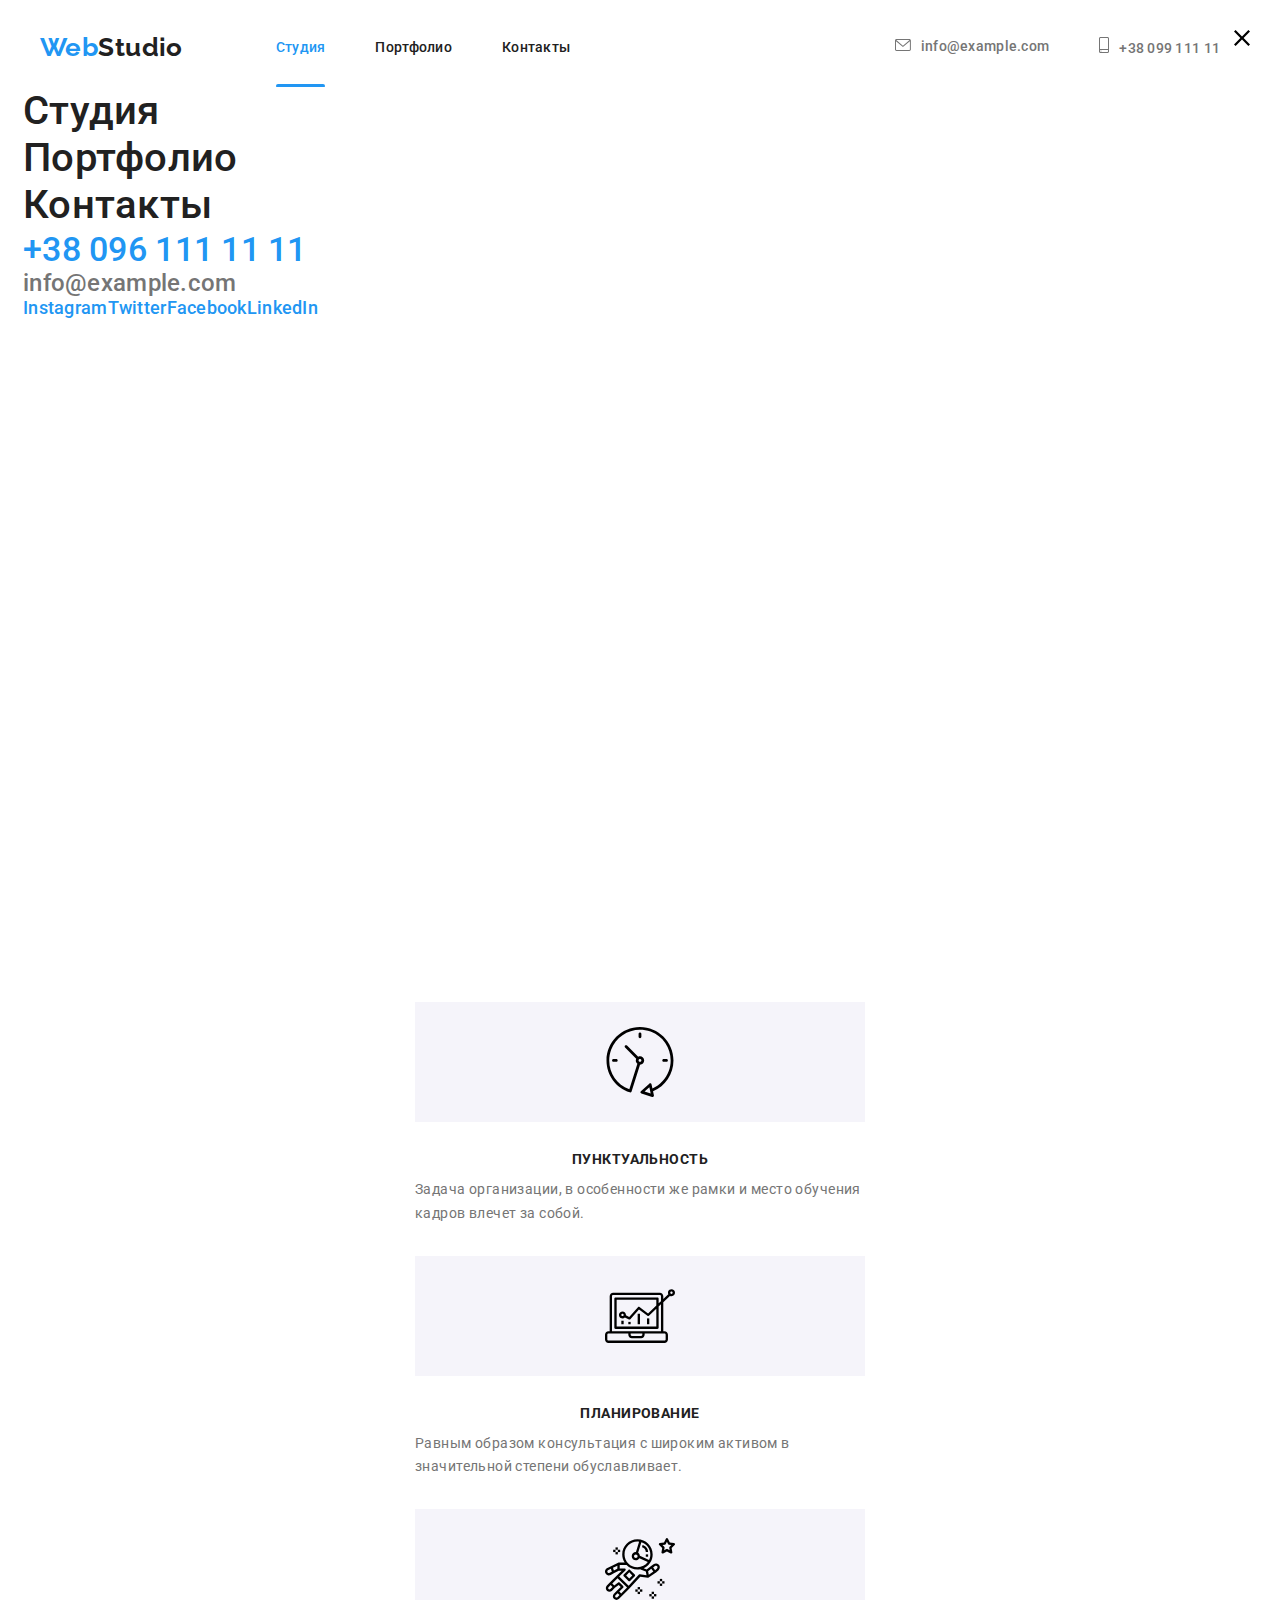
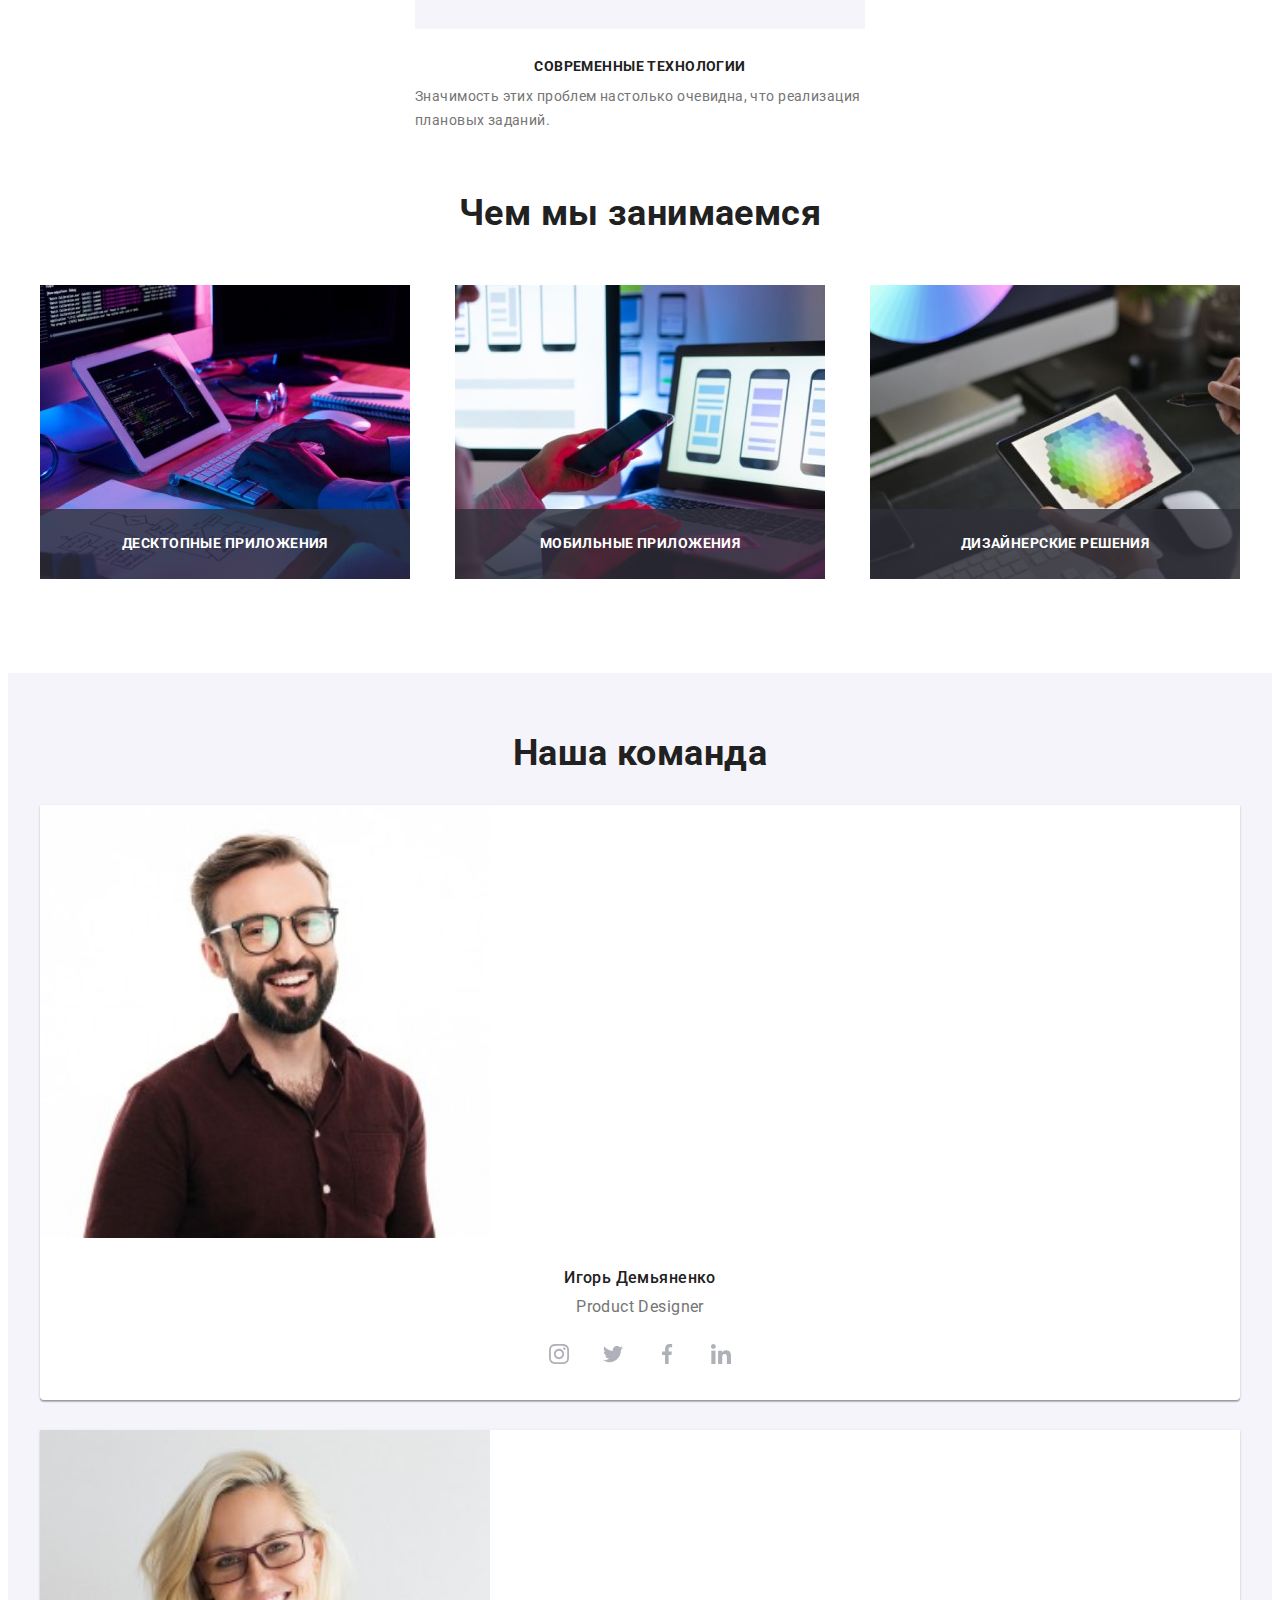
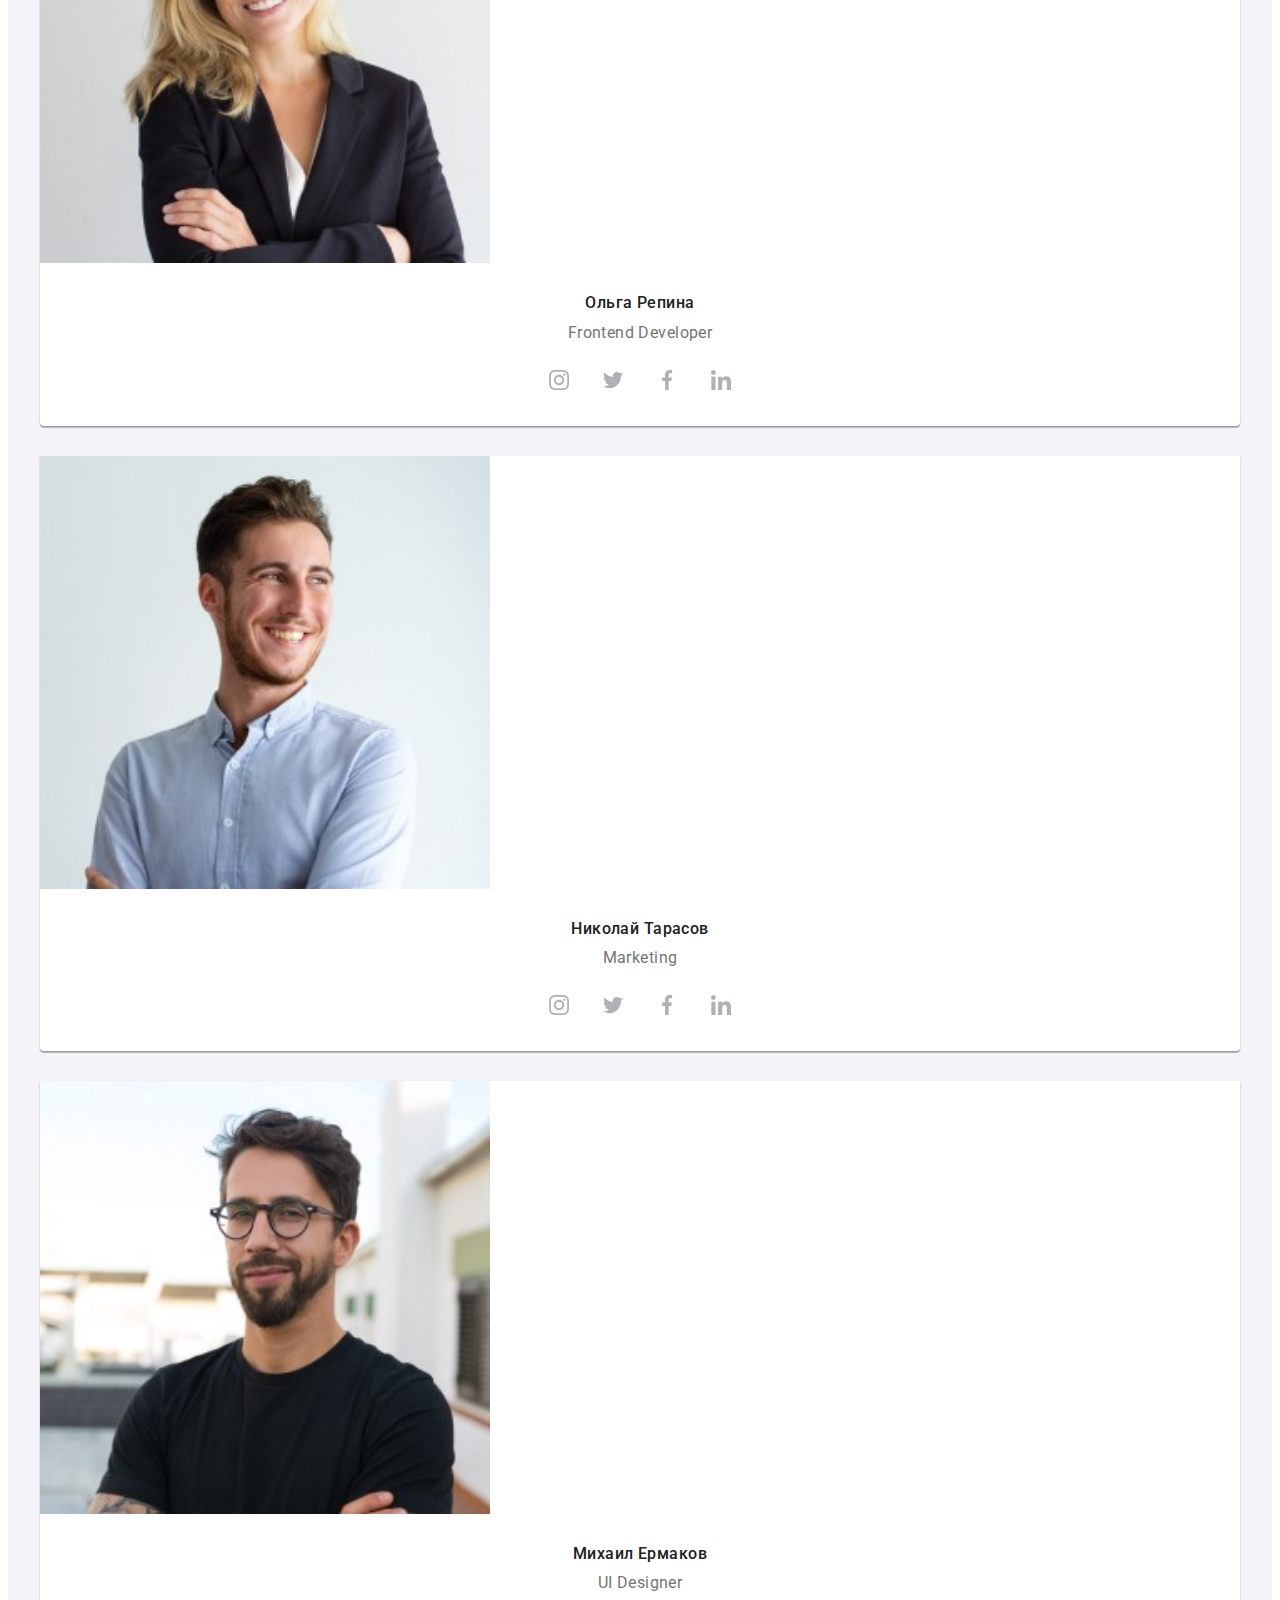
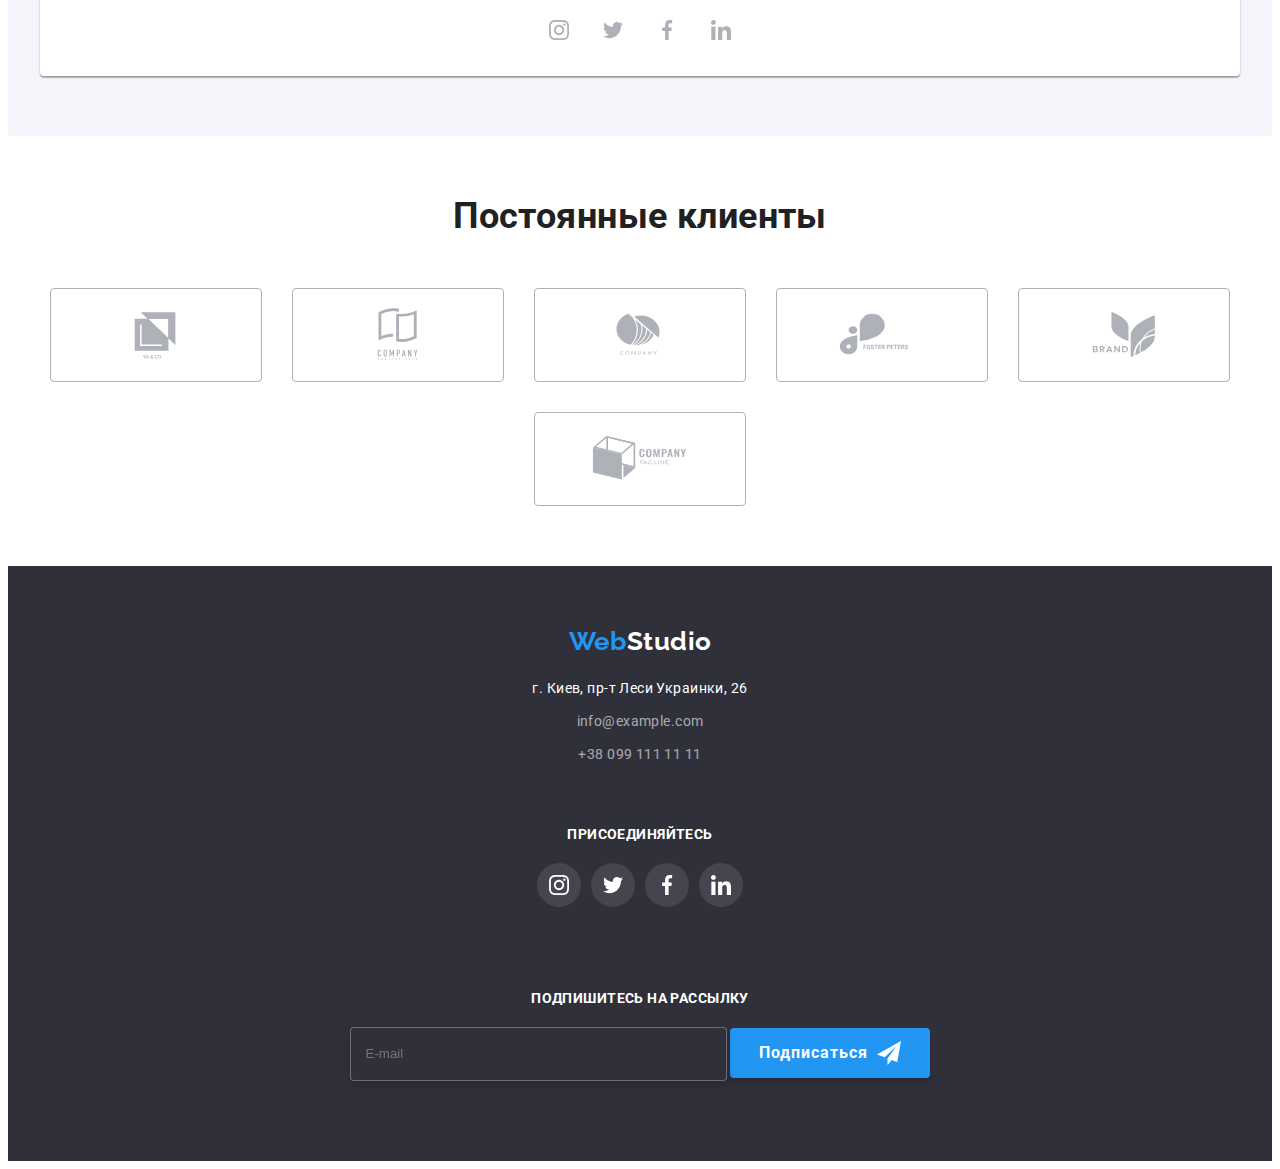
<file: index.html>
<!DOCTYPE html>
<html lang="ru">
  <head>
    <meta charset="UTF-8" />
    <meta http-equiv="X-UA-Compatible" content="IE=edge" />
    <meta name="viewport" content="width=device-width, initial-scale=1.0" />
    <title>Фотостудия</title>
    <link
      rel="stylesheet"
      href="https://cdnjs.cloudflare.com/ajax/libs/modern-normalize/1.1.0/modern-normalize.min.css"
      integrity="sha512-wpPYUAdjBVSE4KJnH1VR1HeZfpl1ub8YT/NKx4PuQ5NmX2tKuGu6U/JRp5y+Y8XG2tV+wKQpNHVUX03MfMFn9Q=="
      crossorigin="anonymous"
      referrerpolicy="no-referrer"
    />
    <link
      href="https://fonts.googleapis.com/css2?family=Raleway:wght@700&family=Roboto:wght@400;500;700;900&display=swap"
      rel="stylesheet"
    />
    <link rel="stylesheet" href="./CSS/main.min.css" />
  </head>

  <body>
    <!-- Шапка -->
    <header class="header">
      <div class="container header__container">
        <a class="header__logo link" href="./index.html"
          ><span class="header__accent">Web</span>Studio</a
        >

        <nav class="nav__container">
          <ul class="nav__list">
            <li><a class="nav__link nav__list--current" href="./index.html">Студия</a></li>
            <li><a class="nav__link" href="./portfolio.html">Портфолио</a></li>
            <li><a class="nav__link" href="">Контакты</a></li>
          </ul>
        </nav>
        <ul class="contacts__list">
          <li class="contacts__item">
            <a class="contacts__link" href="mailto:info@example.com">
              <svg class="contacts__icon" width="16" height="12">
                <use href="./images/icons.svg#envelope"></use></svg
              >info@example.com</a
            >
          </li>
          <li class="contacts__item">
            <a class="contacts__link" href="tel:+380991111111">
              <svg class="contacts__icon" width="10" height="16">
                <use href="./images/icons.svg#smartphone"></use></svg
              >+38 099 111 11 11</a
            >
          </li>
        </ul>

        <button class="menu__btn is-open" type="button" data-menu-button>
          <svg class="menu__icon" aria-label="Переключатель мобильного меню" width="24" height="16">
            <use class="icon-cross" href="./images/icons.svg#vector"></use>
            <use class="icon-menu" href="./images/icons.svg#menu"></use>
          </svg>
        </button>
      </div>

      <!-- Мобільне меню -->
      <div class="mobile-menu">
        <div class="mobile-menu__container is-open" data-menu>
          <nav class="mobile-menu__nav">
            <ul class="mobile-menu__list list">
              <li class="mobile-menu__item">
                <a class="mobile-menu__link mobile-menu__link--current link" href="./index.html"
                  >Студия</a
                >
              </li>
              <li class="mobile-menu__item">
                <a class="mobile-menu__link link" href="./portfolio.html">Портфолио</a>
              </li>
              <li class="mobile-menu__item">
                <a class="mobile-menu__link link" href="./contatcs.html">Контакты</a>
              </li>
            </ul>
          </nav>
          <div class="mobile-menu__group">
            <a class="mobile-menu__phone link" href="tel:+380961111111">+38 096 111 11 11</a>
            <a class="mobile-menu__mail link" href="mailto:info@example.com">info@example.com</a>
          </div>
          <div class="socials-wrapper">
            <ul class="mobile-menu__list-wrapper list">
              <li class="mobile-menu__item">
                <a class="mobile-menu__link socials-link link" href="">Instagram</a>
              </li>
              <li class="mobile-menu__item">
                <a class="mobile-menu__link socials-link link" href="">Twitter</a>
              </li>
              <li class="mobile-menu__item">
                <a class="mobile-menu__link socials-link link" href="">Facebook</a>
              </li>
              <li class="mobile-menu__item">
                <a class="mobile-menu__link socials-link link" href="">LinkedIn</a>
              </li>
            </ul>
          </div>
        </div>
      </div>
    </header>

    <main class="main">
      <!-- Герой -->
      <section class="hero overlay">
        <div class="hero__container container">
          <h1 class="hero__title">Эффективные решения для вашего бизнеса</h1>
          <button class="hero__btn btn" type="button" data-modal-open>Заказать услугу</button>
        </div>
      </section>

      <!-- Переваги -->
      <section class="feature">
        <div class="feature__container container">
          <h2 class="feature__title visually-hidden">Преимущества</h2>
          <ul class="feature__list">
            <li class="feature__item">
              <div class="feature__group">
                <svg width="70" height="70">
                  <use href="./images/icons.svg#antenna"></use>
                </svg>
              </div>
              <h3 class="feature__subtitle">Внимание к деталям</h3>
              <p class="feature__description">
                Идейные соображения, а также начало повседневной работы по формированию позиции.
              </p>
            </li>
            <li class="feature__item">
              <div class="feature__group">
                <svg width="70" height="70">
                  <use href="./images/icons.svg#clock"></use>
                </svg>
              </div>
              <h3 class="feature__subtitle">Пунктуальность</h3>
              <p class="feature__description">
                Задача организации, в особенности же рамки и место обучения кадров влечет за собой.
              </p>
            </li>
            <li class="feature__item">
              <div class="feature__group">
                <svg width="70" height="70">
                  <use href="./images/icons.svg#diagram"></use>
                </svg>
              </div>
              <h3 class="feature__subtitle">Планирование</h3>
              <p class="feature__description">
                Равным образом консультация с широким активом в значительной степени обуславливает.
              </p>
            </li>
            <li class="feature__item">
              <div class="feature__group">
                <svg width="70" height="70">
                  <use href="./images/icons.svg#astronaut"></use>
                </svg>
              </div>
              <h3 class="feature__subtitle">Современные технологии</h3>
              <p class="feature__description">
                Значимость этих проблем настолько очевидна, что реализация плановых заданий.
              </p>
            </li>
          </ul>
        </div>
      </section>
      <!-- Що робимо -->
      <section class="work">
        <div class="work__container container">
          <h2 class="work__title">Чем мы занимаемся</h2>
          <ul class="work__list">
            <li>
              <div class="work__group">
                <img
                  srcset="./images/index/box-1_lg.jpg 1x, ./images/index/box-1_lg@2x.jpg 2x"
                  src="./images/index/box-1_lg.jpg"
                  alt="процесс написания кода"
                  width="370"
                  height="294"
                />
                <p class="work__subtitle">Десктопные приложения</p>
              </div>
            </li>
            <li>
              <div class="work__group">
                <img
                  srcset="./images/index/box-2_lg.jpg 1x, ./images/index/box-2_lg@2x.jpg 2x"
                  src="./images/index/box-2_lg.jpg"
                  alt="процесс подбора интерфейса"
                  width="370"
                  height="294"
                />
                <p class="work__subtitle">Мобильные приложения</p>
              </div>
            </li>
            <li>
              <div class="work__group">
                <img
                  srcset="./images/index/box-3_lg.jpg 1x, ./images/index/box-3_lg@2x.jpg 2x"
                  src="./images/index/box-3_lg.jpg"
                  alt="процесс подбора стиля"
                  width="370"
                  height="294"
                />
                <p class="work__subtitle">Дизайнерские решения</p>
              </div>
            </li>
          </ul>
        </div>
      </section>
      <!-- Команда -->
      <section class="team">
        <div class="team__container container">
          <h2 class="team__title">Наша команда</h2>
          <ul class="team__list">
            <li class="team__item">
              <picture>
                <source
                  media="(min-width: 1200px)"
                  srcset="./images/index/img-1_lg.jpg 1x, ./images/index/img-1_lg@2x.jpg 2x"
                />
                <source
                  media="(min-width: 768px)"
                  srcset="./images/index/img-1_md.jpg 1x, ./images/index/img-1_md@2x.jpg 2x"
                />
                <source
                  media="(max-width: 767px)"
                  srcset="./images/index/img-1_sm.jpg 1x, ./images/index/img-1_sm@2x.jpg 2x"
                />
                <img
                  src="./images/index/img-1_sm.jpg"
                  alt="фотография члена команды №1"
                  width="450"
                  height="460"
                />
              </picture>
              <div class="team__group">
                <h3 class="team__subtitle">Игорь Демьяненко</h3>
                <p class="team__description">Product Designer</p>
                <ul class="socialnetworks">
                  <li>
                    <a class="socialnetworks__link" href="">
                      <svg class="socialnetworks__icon" width="20" height="20">
                        <use href="./images/icons.svg#instagram"></use></svg
                    ></a>
                  </li>
                  <li>
                    <a class="socialnetworks__link" href="">
                      <svg class="socialnetworks__icon" width="20" height="20">
                        <use href="./images/icons.svg#twitter"></use></svg
                    ></a>
                  </li>
                  <li>
                    <a class="socialnetworks__link" href="">
                      <svg class="socialnetworks__icon" width="20" height="20">
                        <use href="./images/icons.svg#facebook"></use></svg
                    ></a>
                  </li>
                  <li>
                    <a class="socialnetworks__link" href="">
                      <svg class="socialnetworks__icon" width="20" height="20">
                        <use href="./images/icons.svg#linkedin"></use></svg
                    ></a>
                  </li>
                </ul>
              </div>
            </li>
            <li class="team__item">
              <picture>
                <source
                  media="(min-width: 1200px)"
                  srcset="./images/index/img-2_lg.jpg 1x, ./images/index/img-2_lg@2x.jpg 2x"
                />
                <source
                  media="(min-width: 768px)"
                  srcset="./images/index/img-2_md.jpg 1x, ./images/index/img-2_md@2x.jpg 2x"
                />
                <source
                  media="(max-width: 767px)"
                  srcset="./images/index/img-2_sm.jpg 1x, ./images/index/img-2_sm@2x.jpg 2x"
                />
                <img
                  src="./images/index/img-2_sm.jpg"
                  alt="фотография члена команды №2"
                  width="450"
                  height="460"
                />
              </picture>
              <div class="team__group">
                <h3 class="team__subtitle">Ольга Репина</h3>
                <p class="team__description">Frontend Developer</p>
                <ul class="socialnetworks">
                  <li>
                    <a class="socialnetworks__link" href="">
                      <svg class="socialnetworks__icon" width="20" height="20">
                        <use href="./images/icons.svg#instagram"></use></svg
                    ></a>
                  </li>
                  <li>
                    <a class="socialnetworks__link" href="">
                      <svg class="socialnetworks__icon" width="20" height="20">
                        <use href="./images/icons.svg#twitter"></use></svg
                    ></a>
                  </li>
                  <li>
                    <a class="socialnetworks__link" href="">
                      <svg class="socialnetworks__icon" width="20" height="20">
                        <use href="./images/icons.svg#facebook"></use></svg
                    ></a>
                  </li>
                  <li>
                    <a class="socialnetworks__link" href="">
                      <svg class="socialnetworks__icon" width="20" height="20">
                        <use href="./images/icons.svg#linkedin"></use></svg
                    ></a>
                  </li>
                </ul>
              </div>
            </li>
            <li class="team__item">
              <picture>
                <source
                  media="(min-width: 1200px)"
                  srcset="./images/index/img-3_lg.jpg 1x, ./images/index/img-3_lg@2x.jpg 2x"
                />
                <source
                  media="(min-width: 768px)"
                  srcset="./images/index/img-3_md.jpg 1x, ./images/index/img-3_md@2x.jpg 2x"
                />
                <source
                  media="(max-width: 767px)"
                  srcset="./images/index/img-3_sm.jpg 1x, ./images/index/img-3_sm@2x.jpg 2x"
                />
                <img
                  src="./images/index/img-3_sm.jpg"
                  alt="фотография члена команды №3"
                  width="450"
                  height="460"
                />
              </picture>
              <div class="team__group">
                <h3 class="team__subtitle">Николай Тарасов</h3>
                <p class="team__description">Marketing</p>
                <ul class="socialnetworks">
                  <li>
                    <a class="socialnetworks__link" href="">
                      <svg class="socialnetworks__icon" width="20" height="20">
                        <use href="./images/icons.svg#instagram"></use></svg
                    ></a>
                  </li>
                  <li>
                    <a class="socialnetworks__link" href="">
                      <svg class="socialnetworks__icon" width="20" height="20">
                        <use href="./images/icons.svg#twitter"></use></svg
                    ></a>
                  </li>
                  <li>
                    <a class="socialnetworks__link" href="">
                      <svg class="socialnetworks__icon" width="20" height="20">
                        <use href="./images/icons.svg#facebook"></use></svg
                    ></a>
                  </li>
                  <li>
                    <a class="socialnetworks__link" href="">
                      <svg class="socialnetworks__icon" width="20" height="20">
                        <use href="./images/icons.svg#linkedin"></use></svg
                    ></a>
                  </li>
                </ul>
              </div>
            </li>
            <li class="team__item">
              <picture>
                <source
                  media="(min-width: 1200px)"
                  srcset="./images/index/img-4_lg.jpg 1x, ./images/index/img-4_lg@2x.jpg 2x"
                />
                <source
                  media="(min-width: 768px)"
                  srcset="./images/index/img-4_md.jpg 1x, ./images/index/img-4_md@2x.jpg 2x"
                />
                <source
                  media="(max-width: 767px)"
                  srcset="./images/index/img-4_sm.jpg 1x, ./images/index/img-4_sm@2x.jpg 2x"
                />
                <img
                  src="./images/index/img-4_sm.jpg"
                  alt="фотография члена команды №4"
                  width="450"
                  height="460"
                />
              </picture>
              <div class="team__group">
                <h3 class="team__subtitle">Михаил Ермаков</h3>
                <p class="team__description">UI Designer</p>
                <ul class="socialnetworks">
                  <li>
                    <a class="socialnetworks__link" href="">
                      <svg class="socialnetworks__icon" width="20" height="20">
                        <use href="./images/icons.svg#instagram"></use></svg
                    ></a>
                  </li>
                  <li>
                    <a class="socialnetworks__link" href="">
                      <svg class="socialnetworks__icon" width="20" height="20">
                        <use href="./images/icons.svg#twitter"></use></svg
                    ></a>
                  </li>
                  <li>
                    <a class="socialnetworks__link" href="">
                      <svg class="socialnetworks__icon" width="20" height="20">
                        <use href="./images/icons.svg#facebook"></use></svg
                    ></a>
                  </li>
                  <li>
                    <a class="socialnetworks__link" href="">
                      <svg class="socialnetworks__icon" width="20" height="20">
                        <use href="./images/icons.svg#linkedin"></use></svg
                    ></a>
                  </li>
                </ul>
              </div>
            </li>
          </ul>
        </div>
      </section>
      <!-- Клієнти -->
      <section class="clients">
        <div class="clients__container container">
          <h2 class="clients__title">Постоянные клиенты</h2>
          <ul class="clients__list">
            <li class="clients__item">
              <a class="clients__link" href="">
                <svg class="clients__icons" width="106" height="60">
                  <use href="./images/icons.svg#logo-1"></use>
                </svg>
              </a>
            </li>
            <li class="clients__item">
              <a class="clients__link" href="">
                <svg class="clients__icons" width="106" height="60">
                  <use href="./images/icons.svg#logo-2"></use>
                </svg>
              </a>
            </li>
            <li class="clients__item">
              <a class="clients__link" href="">
                <svg class="clients__icons" width="106" height="60">
                  <use href="./images/icons.svg#logo-3"></use>
                </svg>
              </a>
            </li>
            <li class="clients__item">
              <a class="clients__link" href="">
                <svg class="clients__icons" width="106" height="60">
                  <use href="./images/icons.svg#logo-4"></use>
                </svg>
              </a>
            </li>
            <li class="clients__item">
              <a class="clients__link" href="">
                <svg class="clients__icons" width="106" height="60">
                  <use href="./images/icons.svg#logo-5"></use>
                </svg>
              </a>
            </li>
            <li class="clients__item">
              <a class="clients__link" href="">
                <svg class="clients__icons" width="106" height="60">
                  <use href="./images/icons.svg#logo-6"></use>
                </svg>
              </a>
            </li>
          </ul>
        </div>
      </section>
    </main>
    <!-- Футер -->
    <footer class="footer">
      <div class="footer__container container">
        <div class="footer__group-contacts">
          <a class="footer__logo link" href="./index.html">
            <span class="footer__accent">Web</span>Studio</a
          >
          <address>
            <ul class="address__list">
              <li class="address__item">
                <a
                  class="address__link"
                  href="https://www.google.com.ua/maps/place/%D0%B1%D1%83%D0%BB%D1%8C%D0%B2%D0%B0%D1%80+%D0%9B%D0%B5%D1%81%D1%96+%D0%A3%D0%BA%D1%80%D0%B0%D1%97%D0%BD%D0%BA%D0%B8,+26,+%D0%9A%D0%B8%D1%97%D0%B2,+02000/@50.4265807,30.5361971,17z/data=!3m1!4b1!4m5!3m4!1s0x40d4cf0e033ecbe9:0x57a4dffefec77da0!8m2!3d50.4265807!4d30.5383858?hl=uk&authuser=0"
                  target="_blank"
                  rel="noopener noreferrer nofollow"
                  >г. Киев, пр-т Леси Украинки, 26</a
                >
              </li>
              <li class="address__item">
                <a class="address__link address__link--accent mail" href="mailto:info@example.com"
                  >info@example.com</a
                >
              </li>
              <li class="address__item">
                <a class="address__link address__link--accent" href="tel:+380991111111"
                  >+38 099 111 11 11</a
                >
              </li>
            </ul>
          </address>
        </div>
        <div class="footer__group-socialnetworks">
          <h2 class="footer__title">Присоединяйтесь</h2>
          <ul class="socialnetworks">
            <li>
              <a class="socialnetworks__link socialnetworks__link--dark" href="">
                <svg class="socialnetworks__icon--accent" width="20" height="20">
                  <use href="./images/icons.svg#instagram"></use></svg
              ></a>
            </li>
            <li>
              <a class="socialnetworks__link socialnetworks__link--dark" href="">
                <svg class="socialnetworks__icon--accent" width="20" height="20">
                  <use href="./images/icons.svg#twitter"></use></svg
              ></a>
            </li>
            <li>
              <a class="socialnetworks__link socialnetworks__link--dark" href="">
                <svg class="socialnetworks__icon--accent" width="20" height="20">
                  <use href="./images/icons.svg#facebook"></use></svg
              ></a>
            </li>
            <li>
              <a class="socialnetworks__link socialnetworks__link--dark" href="">
                <svg class="socialnetworks__icon--accent" width="20" height="20">
                  <use href="./images/icons.svg#linkedin"></use></svg
              ></a>
            </li>
          </ul>
        </div>
        <div class="footer__group-subscribe">
          <h2 class="footer__title">Подпишитесь на рассылку</h2>
          <form class="signup-form" name="signup_form" autocomplete="on">
            <label>
              <input class="signup-form__input" type="email" name="email" placeholder="E-mail" />
            </label>
            <button class="signup-form__btn btn" type="submit">
              <svg class="signup-form__icon" width="24" height="24">
                <use href="./images/icons.svg#send"></use></svg
              >Подписаться
            </button>
          </form>
        </div>
      </div>
    </footer>
    <!-- Модальне вікно -->
    <div class="backdrop is-hidden" data-modal>
      <div class="modal">
        <button class="btn-close" type="button" data-modal-close>
          <svg class="close-icon" width="11" height="11">
            <use href="./images/icons.svg#vector"></use>
          </svg>
        </button>
        <form class="modal-form" name="order-form" autocomplete="on" novalidate>
          <strong class="modal-title">Оставьте свои данные, мы вам перезвоним</strong>
          <div class="form-field">
            <label class="form-field-text" for="user-name">Имя</label>
            <input class="form-field-input" type="text" name="user-name" id="user-name" autofocus />
            <svg class="form-icon" width="18" height="18">
              <use href="./images/icons.svg#person-black"></use>
            </svg>
          </div>
          <div class="form-field">
            <label class="form-field-text" for="user-phone">Телефон</label>
            <input class="form-field-input" type="tel" name="user-phone" id="user-phone" />
            <svg class="form-icon" width="18" height="18">
              <use href="./images/icons.svg#phone-black"></use>
            </svg>
          </div>
          <div class="form-field">
            <label class="form-field-text" for="user-email">Почта</label>
            <input class="form-field-input" type="email" name="user-email" id="user-email" />
            <svg class="form-icon" width="18" height="18">
              <use href="./images/icons.svg#email-black"></use>
            </svg>
          </div>
          <div class="form-field">
            <label class="form-field-text">Комментарий</label>
            <textarea
              class="text-area-input"
              name="feedback"
              rows="5"
              placeholder="Введите текст"
            ></textarea>
          </div>
          <div class="form-checkbox-container">
            <label class="form-checkbox">
              <input
                class="checkbox visually-hidden"
                type="checkbox"
                name="confirmation"
                value="yes"
              />
              <span class="modal-form-checkbox">
                <svg class="checkbox-icon" width="16" height="15">
                  <use href="./images/icons.svg#check1"></use>
                </svg>
              </span>
              <span class="checkbox-text"
                >Соглашаюсь с рассылкой и принимаю
                <a class="checkbox-link" href="">Условия договора</a></span
              >
            </label>
          </div>
          <div class="button-container">
            <button class="form-button" type="submit">Отправить</button>
          </div>
        </form>
      </div>
    </div>

    <script src="./js/mobile-menu.js"></script>
    <script src="./js/modal.js"></script>
  </body>
</html>
</file>
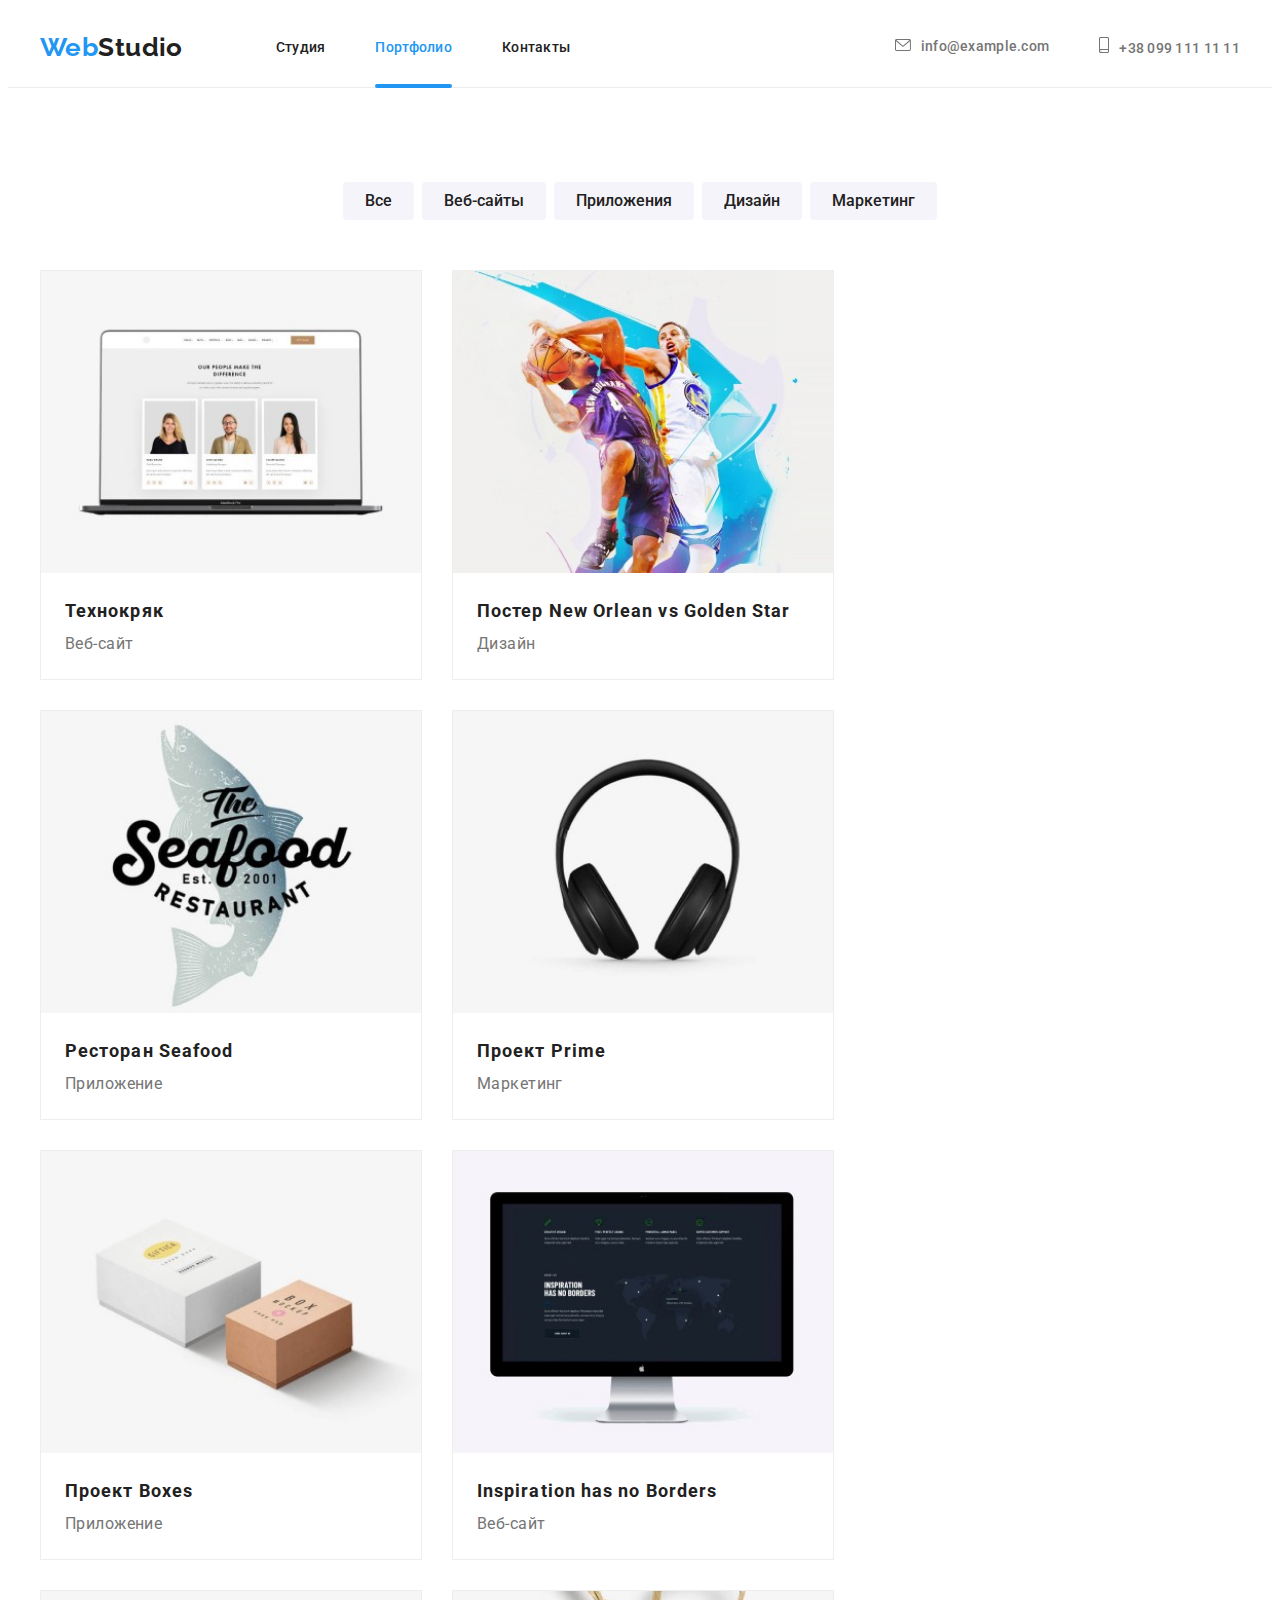
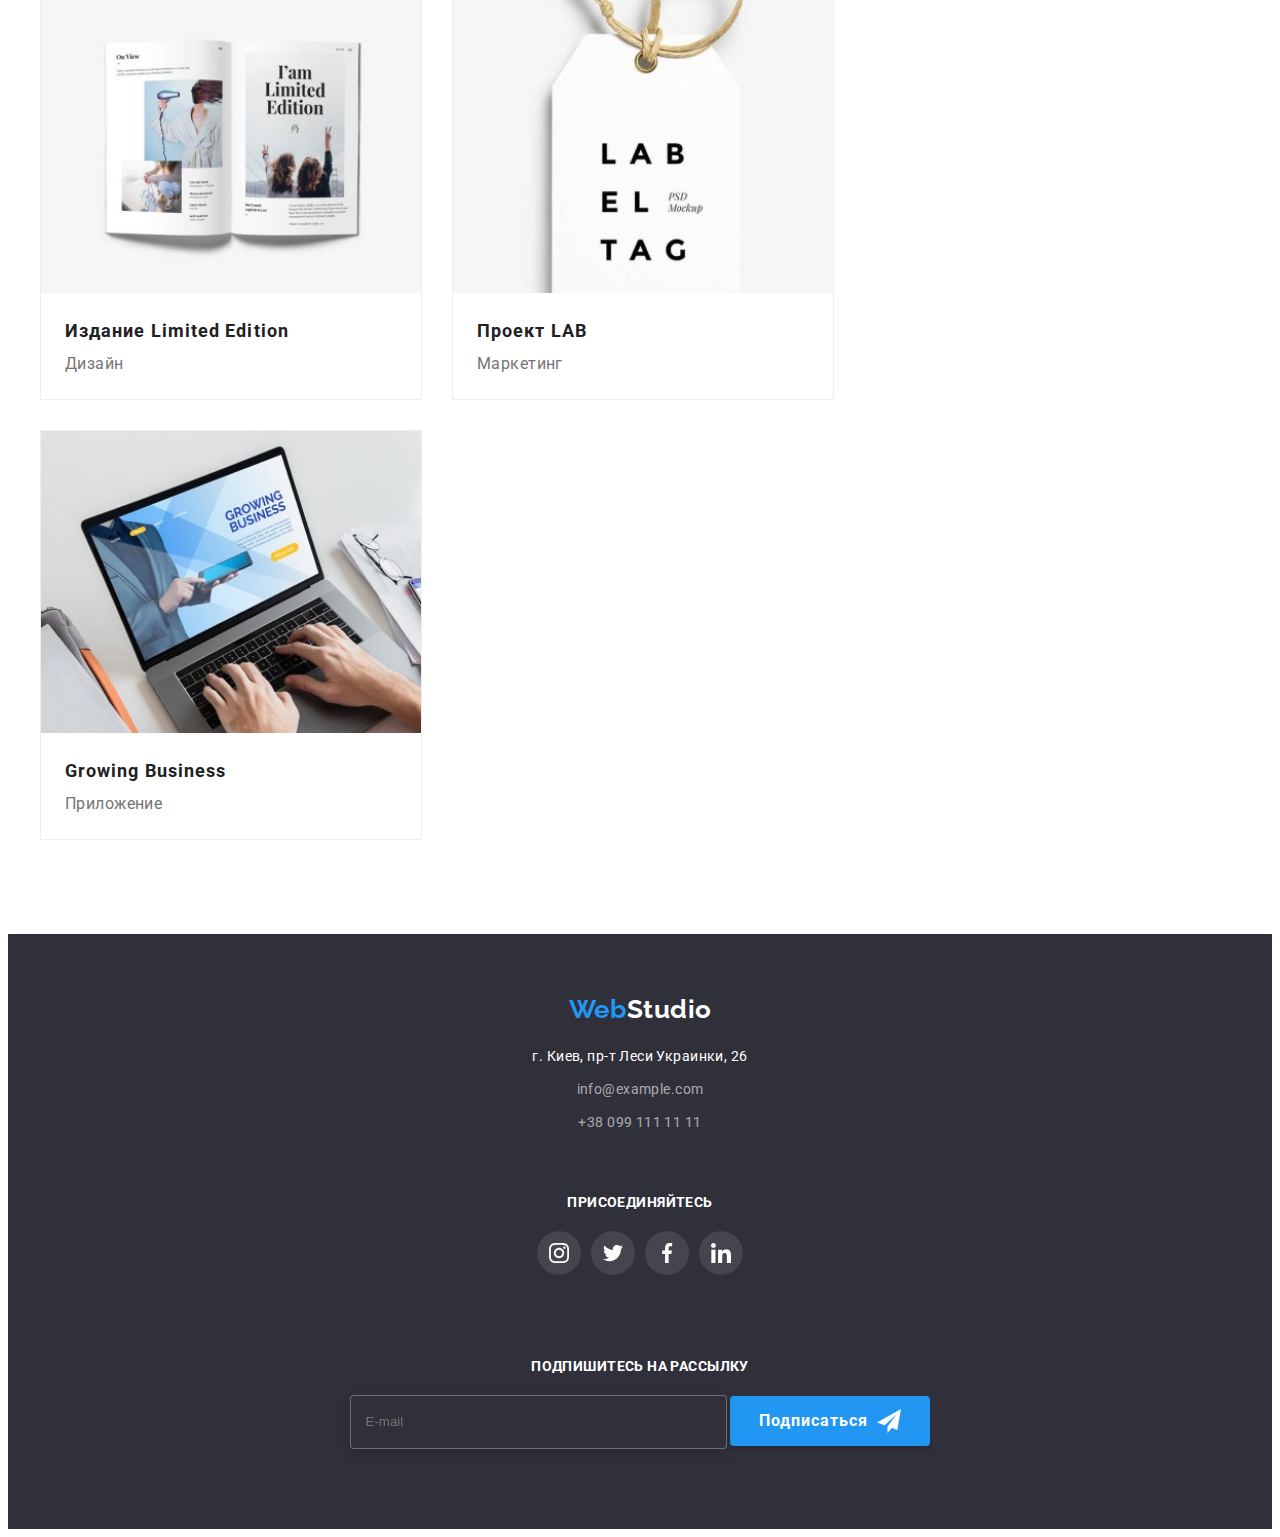
<file: portfolio.html>
<!DOCTYPE html>
<html lang="ru">
  <head>
    <meta charset="UTF-8" />
    <meta http-equiv="X-UA-Compatible" content="IE=edge" />
    <meta name="viewport" content="width=device-width, initial-scale=1.0" />
    <title>Портфолио</title>
    <link
      rel="stylesheet"
      href="https://cdnjs.cloudflare.com/ajax/libs/modern-normalize/1.1.0/modern-normalize.min.css"
      integrity="sha512-wpPYUAdjBVSE4KJnH1VR1HeZfpl1ub8YT/NKx4PuQ5NmX2tKuGu6U/JRp5y+Y8XG2tV+wKQpNHVUX03MfMFn9Q=="
      crossorigin="anonymous"
      referrerpolicy="no-referrer"
    />
    <link
      href="https://fonts.googleapis.com/css2?family=Raleway:wght@700&family=Roboto:wght@400;500;700;900&display=swap"
      rel="stylesheet"
    />
    <link rel="stylesheet" href="./CSS/main.min.css" />
  </head>

  <body>
    <!-- Шапка -->
    <header class="header">
      <div class="container header__container">
        <a class="header__logo link" href="./index.html"
          ><span class="header__accent">Web</span>Studio</a
        >
        <nav class="nav__container">
          <ul class="nav__list">
            <li><a class="nav__link" href="./index.html">Студия</a></li>
            <li><a class="nav__link nav__list--current" href="./portfolio.html">Портфолио</a></li>
            <li><a class="nav__link" href="">Контакты</a></li>
          </ul>
        </nav>
        <ul class="contacts__list">
          <li class="contacts__item">
            <a class="contacts__link" href="mailto:info@example.com">
              <svg class="contacts__icon" width="16" height="12">
                <use href="./images/icons.svg#envelope"></use></svg
              >info@example.com</a
            >
          </li>
          <li class="contacts__item">
            <a class="contacts__link" href="tel:+380991111111">
              <svg class="contacts__icon" width="10" height="16">
                <use href="./images/icons.svg#smartphone"></use></svg
              >+38 099 111 11 11</a
            >
          </li>
        </ul>
      </div>
    </header>
    <!-- Мейн -->
    <main>
      <section class="portfolio">
        <div class="portfolio-container container">
          <h1 class="portfolio-title-main visually-hidden">Портфолио</h1>
          <ul class="portfolio-list-btn">
            <li><button class="portfolio-button" type="button">Все</button></li>
            <li><button class="portfolio-button" type="button">Веб-сайты</button></li>
            <li><button class="portfolio-button" type="button">Приложения</button></li>
            <li><button class="portfolio-button" type="button">Дизайн</button></li>
            <li><button class="portfolio-button" type="button">Маркетинг</button></li>
          </ul>
          <ul class="portfolio-list-img">
            <li class="portfolio-img-item">
              <a class="portfolio-link" href="">
                <div class="portfolio-card">
                  <picture>
                    <source
                      media="(min-width: 1200px)"
                      srcset="
                        ./images/portfolio/img2-1_lg.jpg    1x,
                        ./images/portfolio/img2-1_lg@2x.jpg 2x
                      "
                    />
                    <source
                      media="(min-width: 768px)"
                      srcset="
                        ./images/portfolio/img2-1_md.jpg    1x,
                        ./images/portfolio/img2-1_md@2x.jpg 2x
                      "
                    />
                    <source
                      media="(max-width: 767px)"
                      srcset="
                        ./images/portfolio/img2-1_sm.jpg    1x,
                        ./images/portfolio/img2-1_sm@2x.jpg 2x
                      "
                    />
                    <img
                      class="img"
                      src="./images/portfolio/img2-1_sm.jpg"
                      alt="Фото ноутбука з открытым дисплеем"
                      width="450"
                      height="294"
                    />
                  </picture>
                  <p class="portfolio-link-p">
                    Ресурс предлагает комплексные предложения с разным уровнем функционала и
                    сервисов. Все это позволит посетителю получить исчерпывающие сведения о компании
                    или частном лице.
                  </p>
                </div>
                <div class="portfolio-img-text">
                  <h2 class="portfolio-title">Технокряк</h2>
                  <p class="portfolio-title-p">Веб-сайт</p>
                </div>
              </a>
            </li>
            <li class="portfolio-img-item">
              <a class="portfolio-link" href="">
                <div class="portfolio-card">
                  <picture>
                    <source
                      media="(min-width: 1200px)"
                      srcset="
                        ./images/portfolio/img2-2_lg.jpg    1x,
                        ./images/portfolio/img2-2_lg@2x.jpg 2x
                      "
                    />
                    <source
                      media="(min-width: 768px)"
                      srcset="
                        ./images/portfolio/img2-2_md.jpg    1x,
                        ./images/portfolio/img2-2_md@2x.jpg 2x
                      "
                    />
                    <source
                      media="(max-width: 767px)"
                      srcset="
                        ./images/portfolio/img2-2_sm.jpg    1x,
                        ./images/portfolio/img2-2_sm@2x.jpg 2x
                      "
                    />
                    <img
                      class="img"
                      src="./images/portfolio/img2-2_sm.jpg"
                      alt="Фото двух баскетболистов"
                      width="450"
                      height="294"
                    />
                  </picture>
                  <p class="portfolio-link-p">
                    Ресурс предлагает комплексные предложения с разным уровнем функционала и
                    сервисов. Все это позволит посетителю получить исчерпывающие сведения о компании
                    или частном лице.
                  </p>
                </div>
                <div class="portfolio-img-text">
                  <h2 class="portfolio-title">Постер New Orlean vs Golden Star</h2>
                  <p class="portfolio-title-p">Дизайн</p>
                </div>
              </a>
            </li>
            <li class="portfolio-img-item">
              <a class="portfolio-link" href="">
                <div class="portfolio-card">
                  <picture>
                    <source
                      media="(min-width: 1200px)"
                      srcset="
                        ./images/portfolio/img2-3_lg.jpg    1x,
                        ./images/portfolio/img2-3_lg@2x.jpg 2x
                      "
                    />
                    <source
                      media="(min-width: 768px)"
                      srcset="
                        ./images/portfolio/img2-3_md.jpg    1x,
                        ./images/portfolio/img2-3_md@2x.jpg 2x
                      "
                    />
                    <source
                      media="(max-width: 767px)"
                      srcset="
                        ./images/portfolio/img2-3_sm.jpg    1x,
                        ./images/portfolio/img2-3_sm@2x.jpg 2x
                      "
                    />
                    <img
                      class="img"
                      src="./images/portfolio/img2-3_sm.jpg"
                      alt="Логотип ресторана морепродуктов"
                      width="450"
                      height="294"
                    />
                  </picture>
                  <p class="portfolio-link-p">
                    Ресурс предлагает комплексные предложения с разным уровнем функционала и
                    сервисов. Все это позволит посетителю получить исчерпывающие сведения о компании
                    или частном лице.
                  </p>
                </div>
                <div class="portfolio-img-text">
                  <h2 class="portfolio-title">Ресторан Seafood</h2>
                  <p class="portfolio-title-p">Приложение</p>
                </div>
              </a>
            </li>
            <li class="portfolio-img-item">
              <a class="portfolio-link" href="">
                <div class="portfolio-card">
                  <picture>
                    <source
                      media="(min-width: 1200px)"
                      srcset="
                        ./images/portfolio/img2-4_lg.jpg    1x,
                        ./images/portfolio/img2-4_lg@2x.jpg 2x
                      "
                    />
                    <source
                      media="(min-width: 768px)"
                      srcset="
                        ./images/portfolio/img2-4_md.jpg    1x,
                        ./images/portfolio/img2-4_md@2x.jpg 2x
                      "
                    />
                    <source
                      media="(max-width: 767px)"
                      srcset="
                        ./images/portfolio/img2-4_sm.jpg    1x,
                        ./images/portfolio/img2-4_sm@2x.jpg 2x
                      "
                    />
                    <img
                      class="img"
                      src="./images/portfolio/img2-4_sm.jpg"
                      alt="Фото наушников"
                      width="450"
                      height="294"
                    />
                  </picture>
                  <p class="portfolio-link-p">
                    Ресурс предлагает комплексные предложения с разным уровнем функционала и
                    сервисов. Все это позволит посетителю получить исчерпывающие сведения о компании
                    или частном лице.
                  </p>
                </div>
                <div class="portfolio-img-text">
                  <h2 class="portfolio-title">Проект Prime</h2>
                  <p class="portfolio-title-p">Маркетинг</p>
                </div>
              </a>
            </li>
            <li class="portfolio-img-item">
              <a class="portfolio-link" href="">
                <div class="portfolio-card">
                  <picture>
                    <source
                      media="(min-width: 1200px)"
                      srcset="
                        ./images/portfolio/img2-5_lg.jpg    1x,
                        ./images/portfolio/img2-5_lg@2x.jpg 2x
                      "
                    />
                    <source
                      media="(min-width: 768px)"
                      srcset="
                        ./images/portfolio/img2-5_md.jpg    1x,
                        ./images/portfolio/img2-5_md@2x.jpg 2x
                      "
                    />
                    <source
                      media="(max-width: 767px)"
                      srcset="
                        ./images/portfolio/img2-5_sm.jpg    1x,
                        ./images/portfolio/img2-5_sm@2x.jpg 2x
                      "
                    />
                    <img
                      class="img"
                      src="./images/portfolio/img2-5_sm.jpg"
                      alt="Фото двух коробок"
                      width="450"
                      height="294"
                    />
                  </picture>
                  <p class="portfolio-link-p">
                    Ресурс предлагает комплексные предложения с разным уровнем функционала и
                    сервисов. Все это позволит посетителю получить исчерпывающие сведения о компании
                    или частном лице.
                  </p>
                </div>
                <div class="portfolio-img-text">
                  <h2 class="portfolio-title">Проект Boxes</h2>
                  <p class="portfolio-title-p">Приложение</p>
                </div>
              </a>
            </li>
            <li class="portfolio-img-item">
              <a class="portfolio-link" href="">
                <div class="portfolio-card">
                  <picture>
                    <source
                      media="(min-width: 1200px)"
                      srcset="
                        ./images/portfolio/img2-6_lg.jpg    1x,
                        ./images/portfolio/img2-6_lg@2x.jpg 2x
                      "
                    />
                    <source
                      media="(min-width: 768px)"
                      srcset="
                        ./images/portfolio/img2-6_md.jpg    1x,
                        ./images/portfolio/img2-6_md@2x.jpg 2x
                      "
                    />
                    <source
                      media="(max-width: 767px)"
                      srcset="
                        ./images/portfolio/img2-6_sm.jpg    1x,
                        ./images/portfolio/img2-6_sm@2x.jpg 2x
                      "
                    />
                    <img
                      class="img"
                      src="./images/portfolio/img2-6_sm.jpg"
                      alt="Фото моноблока Mac"
                      width="450"
                      height="294"
                    />
                  </picture>
                  <p class="portfolio-link-p">
                    Ресурс предлагает комплексные предложения с разным уровнем функционала и
                    сервисов. Все это позволит посетителю получить исчерпывающие сведения о компании
                    или частном лице.
                  </p>
                </div>
                <div class="portfolio-img-text">
                  <h2 class="portfolio-title">Inspiration has no Borders</h2>
                  <p class="portfolio-title-p">Веб-сайт</p>
                </div>
              </a>
            </li>
            <li class="portfolio-img-item">
              <a class="portfolio-link" href="">
                <div class="portfolio-card">
                  <picture>
                    <source
                      media="(min-width: 1200px)"
                      srcset="
                        ./images/portfolio/img2-7_lg.jpg    1x,
                        ./images/portfolio/img2-7_lg@2x.jpg 2x
                      "
                    />
                    <source
                      media="(min-width: 768px)"
                      srcset="
                        ./images/portfolio/img2-7_md.jpg    1x,
                        ./images/portfolio/img2-7_md@2x.jpg 2x
                      "
                    />
                    <source
                      media="(max-width: 767px)"
                      srcset="
                        ./images/portfolio/img2-7_sm.jpg    1x,
                        ./images/portfolio/img2-7_sm@2x.jpg 2x
                      "
                    />
                    <img
                      class="img"
                      src="./images/portfolio/img2-7_sm.jpg"
                      alt="Фото открытой книги"
                      width="450"
                      height="294"
                    />
                  </picture>
                  <p class="portfolio-link-p">
                    Ресурс предлагает комплексные предложения с разным уровнем функционала и
                    сервисов. Все это позволит посетителю получить исчерпывающие сведения о компании
                    или частном лице.
                  </p>
                </div>
                <div class="portfolio-img-text">
                  <h2 class="portfolio-title">Издание Limited Edition</h2>
                  <p class="portfolio-title-p">Дизайн</p>
                </div>
              </a>
            </li>
            <li class="portfolio-img-item">
              <a class="portfolio-link" href="">
                <div class="portfolio-card">
                  <picture>
                    <source
                      media="(min-width: 1200px)"
                      srcset="
                        ./images/portfolio/img2-8_lg.jpg    1x,
                        ./images/portfolio/img2-8_lg@2x.jpg 2x
                      "
                    />
                    <source
                      media="(min-width: 768px)"
                      srcset="
                        ./images/portfolio/img2-8_md.jpg    1x,
                        ./images/portfolio/img2-8_md@2x.jpg 2x
                      "
                    />
                    <source
                      media="(max-width: 767px)"
                      srcset="
                        ./images/portfolio/img2-8_sm.jpg    1x,
                        ./images/portfolio/img2-8_sm@2x.jpg 2x
                      "
                    />
                    <img
                      class="img"
                      src="./images/portfolio/img2-8_sm.jpg"
                      alt="Фото бирки"
                      width="450"
                      height="294"
                    />
                  </picture>
                  <p class="portfolio-link-p">
                    Ресурс предлагает комплексные предложения с разным уровнем функционала и
                    сервисов. Все это позволит посетителю получить исчерпывающие сведения о компании
                    или частном лице.
                  </p>
                </div>
                <div class="portfolio-img-text">
                  <h2 class="portfolio-title">Проект LAB</h2>
                  <p class="portfolio-title-p">Маркетинг</p>
                </div>
              </a>
            </li>
            <li class="portfolio-img-item">
              <a class="portfolio-link" href="">
                <div class="portfolio-card">
                  <picture>
                    <source
                      media="(min-width: 1200px)"
                      srcset="
                        ./images/portfolio/img2-9_lg.jpg    1x,
                        ./images/portfolio/img2-9_lg@2x.jpg 2x
                      "
                    />
                    <source
                      media="(min-width: 768px)"
                      srcset="
                        ./images/portfolio/img2-9_md.jpg    1x,
                        ./images/portfolio/img2-9_md@2x.jpg 2x
                      "
                    />
                    <source
                      media="(max-width: 767px)"
                      srcset="
                        ./images/portfolio/img2-9_sm.jpg    1x,
                        ./images/portfolio/img2-9_sm@2x.jpg 2x
                      "
                    />
                    <img
                      class="img"
                      src="./images/portfolio/img2-9_sm.jpg"
                      alt="Фото процеса печати на ноутбуке"
                      width="450"
                      height="294"
                    />
                  </picture>
                  <p class="portfolio-link-p">
                    Ресурс предлагает комплексные предложения с разным уровнем функционала и
                    сервисов. Все это позволит посетителю получить исчерпывающие сведения о компании
                    или частном лице.
                  </p>
                </div>
                <div class="portfolio-img-text">
                  <h2 class="portfolio-title">Growing Business</h2>
                  <p class="portfolio-title-p">Приложение</p>
                </div>
              </a>
            </li>
          </ul>
        </div>
      </section>
    </main>
    <!-- Футер -->
    <footer class="footer">
      <div class="footer__container container">
        <div class="footer__group-contacts">
          <a class="footer__logo link" href="./index.html">
            <span class="footer__accent">Web</span>Studio</a
          >
          <address>
            <ul class="address__list">
              <li class="address__item">
                <a
                  class="address__link"
                  href="https://www.google.com.ua/maps/place/%D0%B1%D1%83%D0%BB%D1%8C%D0%B2%D0%B0%D1%80+%D0%9B%D0%B5%D1%81%D1%96+%D0%A3%D0%BA%D1%80%D0%B0%D1%97%D0%BD%D0%BA%D0%B8,+26,+%D0%9A%D0%B8%D1%97%D0%B2,+02000/@50.4265807,30.5361971,17z/data=!3m1!4b1!4m5!3m4!1s0x40d4cf0e033ecbe9:0x57a4dffefec77da0!8m2!3d50.4265807!4d30.5383858?hl=uk&authuser=0"
                  target="_blank"
                  rel="noopener noreferrer nofollow"
                  >г. Киев, пр-т Леси Украинки, 26</a
                >
              </li>
              <li class="address__item">
                <a class="address__link address__link--accent mail" href="mailto:info@example.com"
                  >info@example.com</a
                >
              </li>
              <li class="address__item">
                <a class="address__link address__link--accent" href="tel:+380991111111"
                  >+38 099 111 11 11</a
                >
              </li>
            </ul>
          </address>
        </div>
        <div class="footer__group-socialnetworks">
          <h2 class="footer__title">Присоединяйтесь</h2>
          <ul class="socialnetworks">
            <li>
              <a class="socialnetworks__link socialnetworks__link--dark" href="">
                <svg class="socialnetworks__icon--accent" width="20" height="20">
                  <use href="./images/icons.svg#instagram"></use></svg
              ></a>
            </li>
            <li>
              <a class="socialnetworks__link socialnetworks__link--dark" href="">
                <svg class="socialnetworks__icon--accent" width="20" height="20">
                  <use href="./images/icons.svg#twitter"></use></svg
              ></a>
            </li>
            <li>
              <a class="socialnetworks__link socialnetworks__link--dark" href="">
                <svg class="socialnetworks__icon--accent" width="20" height="20">
                  <use href="./images/icons.svg#facebook"></use></svg
              ></a>
            </li>
            <li>
              <a class="socialnetworks__link socialnetworks__link--dark" href="">
                <svg class="socialnetworks__icon--accent" width="20" height="20">
                  <use href="./images/icons.svg#linkedin"></use></svg
              ></a>
            </li>
          </ul>
        </div>
        <div class="footer__group-subscribe">
          <h2 class="footer__title">Подпишитесь на рассылку</h2>
          <form class="signup-form" name="signup_form" autocomplete="on" validate>
            <label>
              <input class="signup-form__input" type="email" name="email" placeholder="E-mail" />
            </label>
            <button class="signup-form__btn btn" type="submit">
              <svg class="signup-form__icon" width="24" height="24">
                <use href="./images/icons.svg#send"></use></svg
              >Подписаться
            </button>
          </form>
        </div>
      </div>
    </footer>
  </body>
</html>
</file>
<file: CSS/main.min.css>
:root{--primary-text-color: #757575;--title-text-color: #212121;--secondary-text-color: #ffffff;--acceent-color: #2196f3;--primary-bg-color: #ffffff;--secondary-bg-color: #f5f4fa;--main-font-style: Roboto, sans-serif;--anim: 250ms ease-in-out}.visually-hidden{position:absolute;width:1px;height:1px;margin:-1px;border:0;padding:0;white-space:nowrap;-webkit-clip-path:inset(100%);clip-path:inset(100%);clip:rect(0 0 0 0);overflow:hidden}body{background-color:var(--primary-bg-color);color:var(--primary-text-color);font-family:var(--main-font-style);font-weight:400;font-size:14px;letter-spacing:.03em}h1,h2,h3,h4,h5,h6,p{margin:0}ul{list-style:none;margin:0;padding:0}img{display:block;max-width:100%;height:auto}.link{text-decoration:none;color:currentColor}.container{padding-left:15px;padding-right:15px;margin-left:auto;margin-right:auto}@media screen and (min-width: 480px){.container{max-width:480px}}@media screen and (min-width: 768px){.container{max-width:768px}}@media screen and (min-width: 1200px){.container{max-width:1200px}}.header__container{display:-webkit-box;display:-ms-flexbox;display:flex;-webkit-box-align:center;-ms-flex-align:center;align-items:center}.nav__container{display:-webkit-box;display:-ms-flexbox;display:flex;-webkit-box-align:center;-ms-flex-align:center;align-items:center}@media screen and (max-width: 767px){.nav__container{display:none}}.mobile-menu__container{display:none;position:absolute;top:100%;left:0;width:100%;height:100vh;padding-right:15px;padding-left:15px;background-color:var(--primary-bg-color);font-weight:500;letter-spacing:.02em}.mobile-menu__container.is-open{display:block}.hero__container{padding:118px 60px;display:-webkit-box;display:-ms-flexbox;display:flex;-webkit-box-orient:vertical;-webkit-box-direction:normal;-ms-flex-direction:column;flex-direction:column}.feature__container{display:-webkit-box;display:-ms-flexbox;display:flex;padding-top:30px;padding-bottom:60px}.team__container{padding-top:60px;padding-bottom:60px}.clients__container{padding-top:60px;padding-bottom:60px}.footer__container{display:block;-webkit-box-pack:center;-ms-flex-pack:center;justify-content:center}.button-container{display:-webkit-box;display:-ms-flexbox;display:flex;-webkit-box-pack:center;-ms-flex-pack:center;justify-content:center}.form-checkbox-container{display:-webkit-box;display:-ms-flexbox;display:flex;-webkit-box-align:center;-ms-flex-align:center;align-items:center;-webkit-box-pack:center;-ms-flex-pack:center;justify-content:center}.hero__title{color:var(--secondary-text-color);font-weight:900;font-size:26px;line-height:1.62;text-align:center;letter-spacing:.06em;text-transform:uppercase;width:360px;margin-left:auto;margin-right:auto}.feature__title,.work__title,.team__title,.clients__title{color:var(--title-text-color);font-weight:700;font-size:36px;line-height:1.16;text-align:center}.footer__title{color:var(--secondary-text-color);font-weight:700;font-size:14px;line-height:1.14;letter-spacing:.03em;text-transform:uppercase;margin-top:60px;margin-bottom:20px}.portfolio-title{color:var(--title-text-color);font-weight:700;font-size:18px;line-height:2;letter-spacing:.06em}.modal-title{color:var(--title-text-color);font-weight:700;font-size:20px;line-height:1.15;text-align:center}.feature__subtitle{color:var(--title-text-color);font-weight:700;font-size:14px;line-height:1.14;text-transform:uppercase;text-align:center}.work__subtitle{position:absolute;bottom:0;left:0;width:100%;height:70px;display:-webkit-box;display:-ms-flexbox;display:flex;-webkit-box-pack:center;-ms-flex-pack:center;justify-content:center;-webkit-box-align:center;-ms-flex-align:center;align-items:center;background-color:rgba(47,48,58,.8);color:var(--secondary-text-color);font-weight:700;font-size:14px;line-height:1.14;text-align:center;text-transform:uppercase}.team__subtitle{color:var(--title-text-color);font-weight:500;font-size:16px;line-height:1.19}.socialnetworks{display:-webkit-box;display:-ms-flexbox;display:flex;-webkit-box-pack:center;-ms-flex-pack:center;justify-content:center;gap:10px;margin-top:16px;padding-bottom:24px}.socialnetworks__link{display:-webkit-inline-box;display:-ms-inline-flexbox;display:inline-flex;-webkit-box-pack:center;-ms-flex-pack:center;justify-content:center;-webkit-box-align:center;-ms-flex-align:center;align-items:center;width:44px;height:44px;background-color:var(--primary-bg-color);border-radius:50%;text-decoration:none;-webkit-transition:background-color var(--anim);transition:background-color var(--anim)}.socialnetworks__link:hover,.socialnetworks__link:focus{background-color:var(--acceent-color)}.socialnetworks__icon{fill:#afb1b8}.socialnetworks__link:hover .socialnetworks__icon,.socialnetworks__link:focus .socialnetworks__icon{fill:var(--secondary-text-color)}.socialnetworks__link--dark{background-color:rgba(255,255,255,.1)}.socialnetworks__icon--accent{fill:var(--secondary-text-color)}.header{position:relative;border-bottom:1px solid #ececec;padding-top:16px;padding-bottom:16px}.header__accent{color:var(--acceent-color)}@media screen and (min-width: 1200px){.header{padding-top:24px;padding-bottom:24px}}.header__logo{color:var(--title-text-color);font-family:"Raleway";font-style:normal;font-weight:700;font-size:26px;line-height:1.19;margin-right:93px;text-decoration:none;-webkit-transition:color var(--anim);transition:color var(--anim)}.header__logo:hover,.header__logo:focus{color:var(--acceent-color)}.nav__link{color:var(--title-text-color);font-weight:500;line-height:1.14;letter-spacing:.02em;text-decoration:none;-webkit-transition:color var(--anim);transition:color var(--anim)}.nav__link:hover,.nav__link:focus{color:var(--acceent-color)}.nav__list--current{color:var(--acceent-color);position:relative}.nav__list--current::after{content:"";position:absolute;top:45px;left:0;display:block;width:100%;height:4px;border-radius:2px;background-color:var(--acceent-color)}.contacts__link{color:var(--primary-text-color);font-weight:500;line-height:1.14;letter-spacing:.02em;text-decoration:none;-webkit-transition:color var(--anim);transition:color var(--anim)}.contacts__link:hover,.contacts__link:focus{color:var(--acceent-color)}.nav__list{display:-webkit-box;display:-ms-flexbox;display:flex;-webkit-box-align:center;-ms-flex-align:center;align-items:center;gap:50px}.contacts__list{display:-webkit-box;display:-ms-flexbox;display:flex;-webkit-box-align:center;-ms-flex-align:center;align-items:center;margin-left:auto;gap:50px}@media screen and (max-width: 767px){.contacts__list{display:none}}.contacts__item{display:-webkit-box;display:-ms-flexbox;display:flex;-webkit-box-align:center;-ms-flex-align:center;align-items:center}.contacts__icon{margin-right:10px;fill:currentColor}.menu__btn{display:-webkit-box;display:-ms-flexbox;display:flex;-webkit-box-align:center;-ms-flex-align:center;align-items:center;-webkit-box-pack:center;-ms-flex-pack:center;justify-content:center;position:absolute;top:10px;right:10px;width:40px;height:40px;background-color:var(--primary-bg-color);border:rgba(0,0,0,0);cursor:pointer;outline:rgba(0,0,0,0);-webkit-transition:fill var(--anim);transition:fill var(--anim)}.menu__btn:hover .menu__icon,.menu__btn:focus .menu__icon{fill:var(--acceent-color)}.menu__btn .icon-cross{display:none}.menu__btn.is-open .icon-cross{display:block}.menu__btn.is-open .icon-menu{display:none}.mobile-menu__group{display:-webkit-box;display:-ms-flexbox;display:flex;-webkit-box-orient:vertical;-webkit-box-direction:normal;-ms-flex-direction:column;flex-direction:column}.mobile-menu__nav{color:var(--title-text-color);font-size:40px;line-height:1.18}.mobile-menu__phone{color:var(--acceent-color);font-size:34px;line-height:1.18}.mobile-menu__mail{color:var(--primary-text-color);font-size:24px;line-height:28px}.mobile-menu__list-wrapper{display:-webkit-box;display:-ms-flexbox;display:flex;color:var(--acceent-color);font-size:18px;line-height:22px}.hero{background-color:#2f303a;background-repeat:no-repeat;background-size:cover;background-position:center}.overlay{max-width:480px;height:400px;margin-left:auto;margin-right:auto;background-image:-webkit-gradient(linear, left top, right top, from(rgba(47, 48, 58, 0.4)), to(rgba(47, 48, 58, 0.4))),url(../images/index/hero-img_sm.jpg);background-image:linear-gradient(to right, rgba(47, 48, 58, 0.4), rgba(47, 48, 58, 0.4)),url(../images/index/hero-img_sm.jpg)}@media(min-device-pixel-ratio: 2),(-webkit-min-device-pixel-ratio: 2),(min-resolution: 192dpi),(min-resolution: 2dppx){.overlay{background-image:-webkit-gradient(linear, left top, right top, from(rgba(47, 48, 58, 0.4)), to(rgba(47, 48, 58, 0.4))),url(../images/index/hero-img_sm@2x.jpg);background-image:linear-gradient(to right, rgba(47, 48, 58, 0.4), rgba(47, 48, 58, 0.4)),url(../images/index/hero-img_sm@2x.jpg)}}@media screen and (min-width: 768px){.overlay{max-width:768px;height:400px;background-image:-webkit-gradient(linear, left top, right top, from(rgba(47, 48, 58, 0.4)), to(rgba(47, 48, 58, 0.4))),url(../images/index/hero-img_md.jpg);background-image:linear-gradient(to right, rgba(47, 48, 58, 0.4), rgba(47, 48, 58, 0.4)),url(../images/index/hero-img_md.jpg)}}@media screen and (min-width: 768px)and (min-device-pixel-ratio: 2),screen and (min-width: 768px)and (-webkit-min-device-pixel-ratio: 2),screen and (min-width: 768px)and (min-resolution: 192dpi),screen and (min-width: 768px)and (min-resolution: 2dppx){.overlay{background-image:-webkit-gradient(linear, left top, right top, from(rgba(47, 48, 58, 0.4)), to(rgba(47, 48, 58, 0.4))),url(../images/index/hero-img_md@2x.jpg);background-image:linear-gradient(to right, rgba(47, 48, 58, 0.4), rgba(47, 48, 58, 0.4)),url(../images/index/hero-img_md@2x.jpg)}}@media screen and (min-width: 1200px){.overlay{max-width:1600px;height:600px;background-image:-webkit-gradient(linear, left top, right top, from(rgba(47, 48, 58, 0.4)), to(rgba(47, 48, 58, 0.4))),url(../images/index/hero-img_lg.jpg);background-image:linear-gradient(to right, rgba(47, 48, 58, 0.4), rgba(47, 48, 58, 0.4)),url(../images/index/hero-img_lg.jpg)}}@media screen and (min-width: 1200px)and (min-device-pixel-ratio: 2),screen and (min-width: 1200px)and (-webkit-min-device-pixel-ratio: 2),screen and (min-width: 1200px)and (min-resolution: 192dpi),screen and (min-width: 1200px)and (min-resolution: 2dppx){.overlay{background-image:-webkit-gradient(linear, left top, right top, from(rgba(47, 48, 58, 0.4)), to(rgba(47, 48, 58, 0.4))),url(../images/index/hero-img_lg@2x.jpg);background-image:linear-gradient(to right, rgba(47, 48, 58, 0.4), rgba(47, 48, 58, 0.4)),url(../images/index/hero-img_lg@2x.jpg)}}.hero__btn{background-color:var(--acceent-color);color:var(--primary-bg-color);font-family:Roboto;font-weight:700;font-size:16px;line-height:1.88;letter-spacing:.06em;-webkit-box-shadow:0px 4px 4px rgba(0,0,0,.15);box-shadow:0px 4px 4px rgba(0,0,0,.15);border:inherit;border-radius:4px;cursor:pointer;margin-left:auto;margin-right:auto;margin-top:40px;padding:10px 32px}.feature__list{display:block;margin-right:auto;margin-left:auto}@media screen and (min-width: 768px){.feature__list{max-width:768px}}@media screen and (min-width: 1200px){.feature__list{max-width:1200px}}.feature__item{width:450px}.feature__group{display:-webkit-box;display:-ms-flexbox;display:flex;-webkit-box-align:center;-ms-flex-align:center;align-items:center;-webkit-box-pack:center;-ms-flex-pack:center;justify-content:center;width:450px;height:120px;background-color:var(--secondary-bg-color);margin-bottom:30px;margin-top:30px}.feature__description{line-height:1.71;margin-top:10px}.work{padding-bottom:94px}@media screen and (max-width: 1199px){.work{display:none}}.work__list{display:-webkit-box;display:-ms-flexbox;display:flex;-webkit-box-pack:justify;-ms-flex-pack:justify;justify-content:space-between;margin-top:50px}.work__group{position:relative}.team{background-color:var(--secondary-bg-color)}.team__item{background-color:var(--primary-bg-color);-webkit-box-shadow:0px 1px 3px rgba(0,0,0,.12),0px 1px 1px rgba(0,0,0,.14),0px 2px 1px rgba(0,0,0,.2);box-shadow:0px 1px 3px rgba(0,0,0,.12),0px 1px 1px rgba(0,0,0,.14),0px 2px 1px rgba(0,0,0,.2);border-radius:0px 0px 4px 4px;margin-top:30px}.team__group{padding-top:30px}.team__list{display:block;margin-top:30px;gap:30px;text-align:center}.team__description{font-size:16px;line-height:1.19;margin-top:10px}.clients__list{display:-webkit-box;display:-ms-flexbox;display:flex;-ms-flex-wrap:wrap;flex-wrap:wrap;-webkit-box-pack:center;-ms-flex-pack:center;justify-content:center;gap:30px;margin-top:50px}.clients__link{display:-webkit-inline-box;display:-ms-inline-flexbox;display:inline-flex;-webkit-box-pack:center;-ms-flex-pack:center;justify-content:center;-webkit-box-align:center;-ms-flex-align:center;align-items:center;width:210px;height:92px;border:1px solid #afb1b8;border-radius:4px;-webkit-transition:border var(--anim);transition:border var(--anim)}.clients__link:hover,.clients__link:focus{border:1px solid var(--acceent-color)}.clients__icons{fill:#afb1b8;-webkit-transition:fill var(--anim);transition:fill var(--anim)}.clients__link:hover .clients__icons,.clients__link:focus .clients__icons{fill:var(--acceent-color)}.footer{background-color:#2f303a;padding-top:60px;padding-bottom:60px}.footer__accent{color:var(--acceent-color)}.footer__group-contacts{display:block;margin-right:auto;margin-left:auto;text-align:center;margin-bottom:60px}.footer__logo{color:var(--secondary-text-color);font-family:Raleway;font-style:normal;font-weight:700;font-size:26px;line-height:1.19;text-decoration:none;-webkit-transition:color var(--anim);transition:color var(--anim)}.footer__logo:hover,.footer__logo:focus{color:var(--acceent-color)}.address__list{font-style:normal;line-height:1.71;margin-top:20px;-webkit-transition:color var(--anim);transition:color var(--anim)}.address__item{margin-bottom:9px}.address__item:last-child{margin-bottom:0}.footer__group-socialnetworks{display:block;text-align:center}.signup-form__input{width:450px;height:50px;border:1px solid rgba(255,255,255,.3);-webkit-filter:drop-shadow(0px 4px 4px rgba(0, 0, 0, 0.15));filter:drop-shadow(0px 4px 4px rgba(0, 0, 0, 0.15));border-radius:4px;background-color:#2f303a;padding-left:15px;color:rgba(255,255,255,.6);margin-bottom:20px}@media screen and (min-width: 1200px){.signup-form__input{width:358px}}.address__link{color:var(--secondary-text-color);font-size:14px;line-height:1.71;text-decoration:none}.address__link:hover,.address__link:focus{color:var(--acceent-color)}.address__link--accent{color:rgba(255,255,255,.6)}.footer__group-subscribe{display:block;text-align:center}.signup-form__btn{background-color:var(--acceent-color);color:var(--primary-bg-color);display:-webkit-inline-box;display:-ms-inline-flexbox;display:inline-flex;-webkit-box-orient:horizontal;-webkit-box-direction:reverse;-ms-flex-direction:row-reverse;flex-direction:row-reverse;-webkit-box-align:center;-ms-flex-align:center;align-items:center;font-family:Roboto;font-weight:700;font-size:16px;line-height:1.88;letter-spacing:.06em;-webkit-box-shadow:0px 4px 4px rgba(0,0,0,.15);box-shadow:0px 4px 4px rgba(0,0,0,.15);border:inherit;border-radius:4px;cursor:pointer;padding:10px 29px}.signup-form__icon{fill:var(--secondary-text-color);margin-left:10px}.backdrop{position:fixed;top:0;left:0;width:100vw;height:100vh;background-color:rgba(0,0,0,.2);opacity:1;-webkit-transition:opacity 250ms cubic-bezier(0.4, 0, 0.2, 1);transition:opacity 250ms cubic-bezier(0.4, 0, 0.2, 1)}.backdrop.is-hidden{opacity:0;pointer-events:none}.backdrop.is-hidden .modal{-webkit-transform:translate(-50%, -50%) scale(0.8);transform:translate(-50%, -50%) scale(0.8)}.modal{position:absolute;top:50%;left:50%;-webkit-transform:translate(-50%, -50%) scale(1);transform:translate(-50%, -50%) scale(1);-webkit-transition:-webkit-transform 250ms cubic-bezier(0.4, 0, 0.2, 1);transition:-webkit-transform 250ms cubic-bezier(0.4, 0, 0.2, 1);transition:transform 250ms cubic-bezier(0.4, 0, 0.2, 1);transition:transform 250ms cubic-bezier(0.4, 0, 0.2, 1), -webkit-transform 250ms cubic-bezier(0.4, 0, 0.2, 1);min-width:528px;min-height:581px;background-color:var(--primary-bg-color);-webkit-box-shadow:0px 1px 3px rgba(0,0,0,.12),0px 1px 1px rgba(0,0,0,.14),0px 2px 1px rgba(0,0,0,.2);box-shadow:0px 1px 3px rgba(0,0,0,.12),0px 1px 1px rgba(0,0,0,.14),0px 2px 1px rgba(0,0,0,.2);border-radius:4px}.btn-close{display:-webkit-box;display:-ms-flexbox;display:flex;-webkit-box-align:center;-ms-flex-align:center;align-items:center;-webkit-box-pack:center;-ms-flex-pack:center;justify-content:center;position:absolute;top:8px;right:8px;width:30px;height:30px;background-color:var(--primary-bg-color);border-radius:50%;border:1px solid rgba(0,0,0,.1);cursor:pointer;outline:rgba(0,0,0,0);-webkit-transition:fill var(--anim);transition:fill var(--anim)}.btn-close:hover .close-icon,.btn-close:focus .close-icon{fill:var(--acceent-color)}.modal-form{width:100%;height:100%;padding:40px}.form-field{display:-webkit-box;display:-ms-flexbox;display:flex;-webkit-box-orient:vertical;-webkit-box-direction:normal;-ms-flex-direction:column;flex-direction:column;position:relative;margin-top:10px}.form-field-text{color:var(--primary-text-color);font-size:12px;line-height:1.17;letter-spacing:.01em;margin-bottom:4px}.form-field-input{width:448px;height:40px;border:1px solid rgba(33,33,33,.2);border-radius:4px;outline:rgba(0,0,0,0);-webkit-transition:border var(--anim);transition:border var(--anim);padding-left:35px}.form-field-input:focus~.form-icon{fill:var(--acceent-color)}.form-field-input:focus{border:1px solid var(--acceent-color)}.form-field-input::-webkit-input-placeholder{color:rgba(117,117,117,.5);font-size:12px;line-height:1.17;letter-spacing:.01em}.form-field-input::-moz-placeholder{color:rgba(117,117,117,.5);font-size:12px;line-height:1.17;letter-spacing:.01em}.form-field-input:-ms-input-placeholder{color:rgba(117,117,117,.5);font-size:12px;line-height:1.17;letter-spacing:.01em}.form-field-input::-ms-input-placeholder{color:rgba(117,117,117,.5);font-size:12px;line-height:1.17;letter-spacing:.01em}.form-field-input::placeholder{color:rgba(117,117,117,.5);font-size:12px;line-height:1.17;letter-spacing:.01em}.form-checkbox{display:block;margin-top:20px}.checkbox-icon{fill:rgba(0,0,0,0);-webkit-transition:fill var(--anim);transition:fill var(--anim)}.modal-form-checkbox{display:-webkit-inline-box;display:-ms-inline-flexbox;display:inline-flex;-webkit-box-pack:center;-ms-flex-pack:center;justify-content:center;-webkit-box-align:center;-ms-flex-align:center;align-items:center;width:16px;height:15px;border:1px solid var(--title-text-color);border-radius:2px;margin-right:8px}.checkbox:checked+.modal-form-checkbox>.checkbox-icon{fill:var(--secondary-text-color)}.checkbox:checked+.modal-form-checkbox{background-color:var(--acceent-color);border:rgba(0,0,0,0)}.checkbox-text{display:inline-block;font-size:14px;line-height:1.71;margin-bottom:30px}.checkbox-link{color:var(--acceent-color)}.text-area-input{width:448px;height:120px;padding:12px 16px;border:1px solid rgba(33,33,33,.2);border-radius:4px;outline:rgba(0,0,0,0);resize:none;-webkit-transition:border var(--anim);transition:border var(--anim)}.text-area-input:focus{border:1px solid var(--acceent-color)}.form-icon{position:absolute;bottom:12px;left:12px}.form-button{background-color:var(--acceent-color);color:var(--primary-bg-color);font-family:Roboto;font-weight:700;font-size:16px;line-height:1.88;letter-spacing:.06em;-webkit-box-shadow:0px 4px 4px rgba(0,0,0,.15);box-shadow:0px 4px 4px rgba(0,0,0,.15);border:inherit;border-radius:4px;cursor:pointer;padding:10px 55px}.portfolio{padding-top:94px;padding-bottom:94px}.portfolio-list-btn{display:-webkit-box;display:-ms-flexbox;display:flex;gap:8px;-webkit-box-pack:center;-ms-flex-pack:center;justify-content:center}.portfolio-list-img{display:-webkit-box;display:-ms-flexbox;display:flex;-ms-flex-wrap:wrap;flex-wrap:wrap;gap:30px;margin-top:50px}.portfolio-img-item{background-color:var(--primary-bg-color);border:1px solid #eee;-ms-flex-preferred-size:calc((100% - 60px)/3);flex-basis:calc((100% - 60px)/3)}.portfolio-img-item:hover .overlay-img::before,.portfolio-img-item:focus .overlay-img::before{-webkit-transform:translateY(0%);transform:translateY(0%)}.portfolio-link{text-decoration:none;color:inherit;-webkit-transition:-webkit-box-shadow var(--anim);transition:-webkit-box-shadow var(--anim);transition:box-shadow var(--anim);transition:box-shadow var(--anim), -webkit-box-shadow var(--anim)}.portfolio-link:hover,.portfolio-link:focus{display:block;-webkit-box-shadow:0px 1px 1px rgba(0,0,0,.12),0px 4px 4px rgba(0,0,0,.06),1px 4px 6px rgba(0,0,0,.16);box-shadow:0px 1px 1px rgba(0,0,0,.12),0px 4px 4px rgba(0,0,0,.06),1px 4px 6px rgba(0,0,0,.16)}.portfolio-card{position:relative;overflow:hidden}.portfolio-link-p{display:inline-block;padding:63px 24px;position:absolute;top:0;left:0;width:100%;height:100%;-webkit-transform:translateY(100%);transform:translateY(100%);color:var(--secondary-text-color);background-color:rgba(33,150,243,.9);font-weight:400;font-size:18px;line-height:1.56;-webkit-transition:-webkit-transform var(--anim);transition:-webkit-transform var(--anim);transition:transform var(--anim);transition:transform var(--anim), -webkit-transform var(--anim)}.portfolio-link:hover .portfolio-link-p{-webkit-transform:translateY(0);transform:translateY(0)}.portfolio-img-text{padding:20px 24px}.portfolio-button{background-color:var(--secondary-bg-color);color:var(--title-text-color);font-family:Roboto;font-weight:500;font-size:16px;line-height:1.63;text-align:center;cursor:pointer;border:rgba(0,0,0,0);border-radius:4px;padding:6px 22px;-webkit-transition:color var(--anim);transition:color var(--anim);-webkit-transition:background-color var(--anim);transition:background-color var(--anim)}.portfolio-button:hover,.portfolio-button:focus{background-color:var(--acceent-color);color:var(--secondary-text-color)}.portfolio-title-p{font-size:16px;line-height:1.88}/*# sourceMappingURL=main.min.css.map */
</file>
